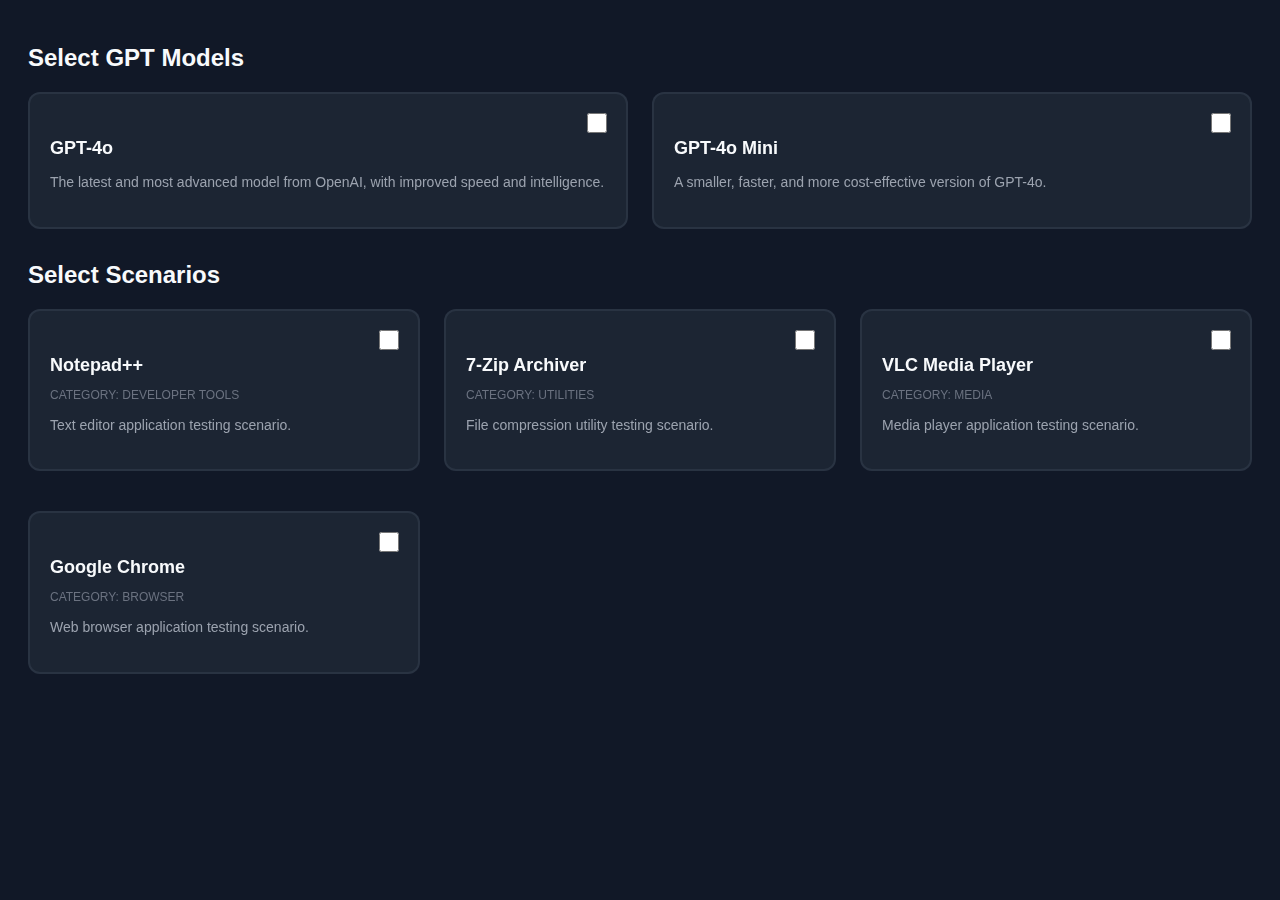
<file: test_evaluation_design.html>
<!DOCTYPE html>
<html lang="en">
<head>
    <meta charset="UTF-8">
    <meta name="viewport" content="width=device-width, initial-scale=1.0">
    <title>Test Evaluation Design</title>
    <style>
        body {
            background-color: #111827;
            color: #f8fafc;
            font-family: -apple-system, BlinkMacSystemFont, 'Segoe UI', Roboto, sans-serif;
            padding: 20px;
        }

        .model-card, .scenario-card {
            cursor: pointer;
            transition: all 0.2s ease;
            background: rgba(31, 41, 55, 0.8);
            border: 2px solid rgba(55, 65, 81, 0.5);
            border-radius: 12px;
            padding: 20px;
            position: relative;
            backdrop-filter: blur(10px);
            margin-bottom: 16px;
        }

        .model-card:hover, .scenario-card:hover {
            transform: translateY(-2px);
            box-shadow: 0 8px 25px rgba(0,0,0,0.3);
            border-color: rgba(59, 130, 246, 0.5);
        }

        .model-card.selected, .scenario-card.selected {
            border-color: #3b82f6;
            background: rgba(59, 130, 246, 0.1);
            box-shadow: 0 0 0 1px rgba(59, 130, 246, 0.3);
        }

        .card-title {
            font-size: 1.125rem;
            font-weight: 600;
            color: #f8fafc;
            margin-bottom: 8px;
        }

        .card-description {
            font-size: 0.875rem;
            color: #9ca3af;
            line-height: 1.4;
        }

        .card-category {
            font-size: 0.75rem;
            color: #6b7280;
            text-transform: uppercase;
            font-weight: 500;
            margin-bottom: 4px;
        }

        .card-checkbox {
            position: absolute;
            top: 16px;
            right: 16px;
            width: 20px;
            height: 20px;
            accent-color: #3b82f6;
            cursor: pointer;
        }

        .step-header {
            font-size: 1.5rem;
            font-weight: 600;
            color: #f8fafc;
            margin-bottom: 20px;
        }

        .grid {
            display: grid;
            grid-template-columns: repeat(auto-fit, minmax(300px, 1fr));
            gap: 24px;
        }
    </style>
</head>
<body>
    <h1 class="step-header">Select GPT Models</h1>

    <div class="grid">
        <div class="model-card">
            <input type="checkbox" class="card-checkbox">
            <div>
                <h4 class="card-title">GPT-4o</h4>
                <p class="card-description">The latest and most advanced model from OpenAI, with improved speed and intelligence.</p>
            </div>
        </div>

        <div class="model-card">
            <input type="checkbox" class="card-checkbox">
            <div>
                <h4 class="card-title">GPT-4o Mini</h4>
                <p class="card-description">A smaller, faster, and more cost-effective version of GPT-4o.</p>
            </div>
        </div>
    </div>

    <h1 class="step-header">Select Scenarios</h1>

    <div class="grid">
        <div class="scenario-card">
            <input type="checkbox" class="card-checkbox">
            <div>
                <h4 class="card-title">Notepad++</h4>
                <p class="card-category">Category: Developer Tools</p>
                <p class="card-description">Text editor application testing scenario.</p>
            </div>
        </div>

        <div class="scenario-card">
            <input type="checkbox" class="card-checkbox">
            <div>
                <h4 class="card-title">7-Zip Archiver</h4>
                <p class="card-category">Category: Utilities</p>
                <p class="card-description">File compression utility testing scenario.</p>
            </div>
        </div>

        <div class="scenario-card">
            <input type="checkbox" class="card-checkbox">
            <div>
                <h4 class="card-title">VLC Media Player</h4>
                <p class="card-category">Category: Media</p>
                <p class="card-description">Media player application testing scenario.</p>
            </div>
        </div>

        <div class="scenario-card">
            <input type="checkbox" class="card-checkbox">
            <div>
                <h4 class="card-title">Google Chrome</h4>
                <p class="card-category">Category: Browser</p>
                <p class="card-description">Web browser application testing scenario.</p>
            </div>
        </div>
    </div>

    <script>
        document.addEventListener('DOMContentLoaded', () => {
            const cards = document.querySelectorAll('.model-card, .scenario-card');

            cards.forEach(card => {
                const checkbox = card.querySelector('.card-checkbox');

                card.addEventListener('click', (e) => {
                    if (e.target !== checkbox) {
                        checkbox.checked = !checkbox.checked;
                    }
                    card.classList.toggle('selected', checkbox.checked);
                });
            });
        });
    </script>
</body>
</html>
</file>
